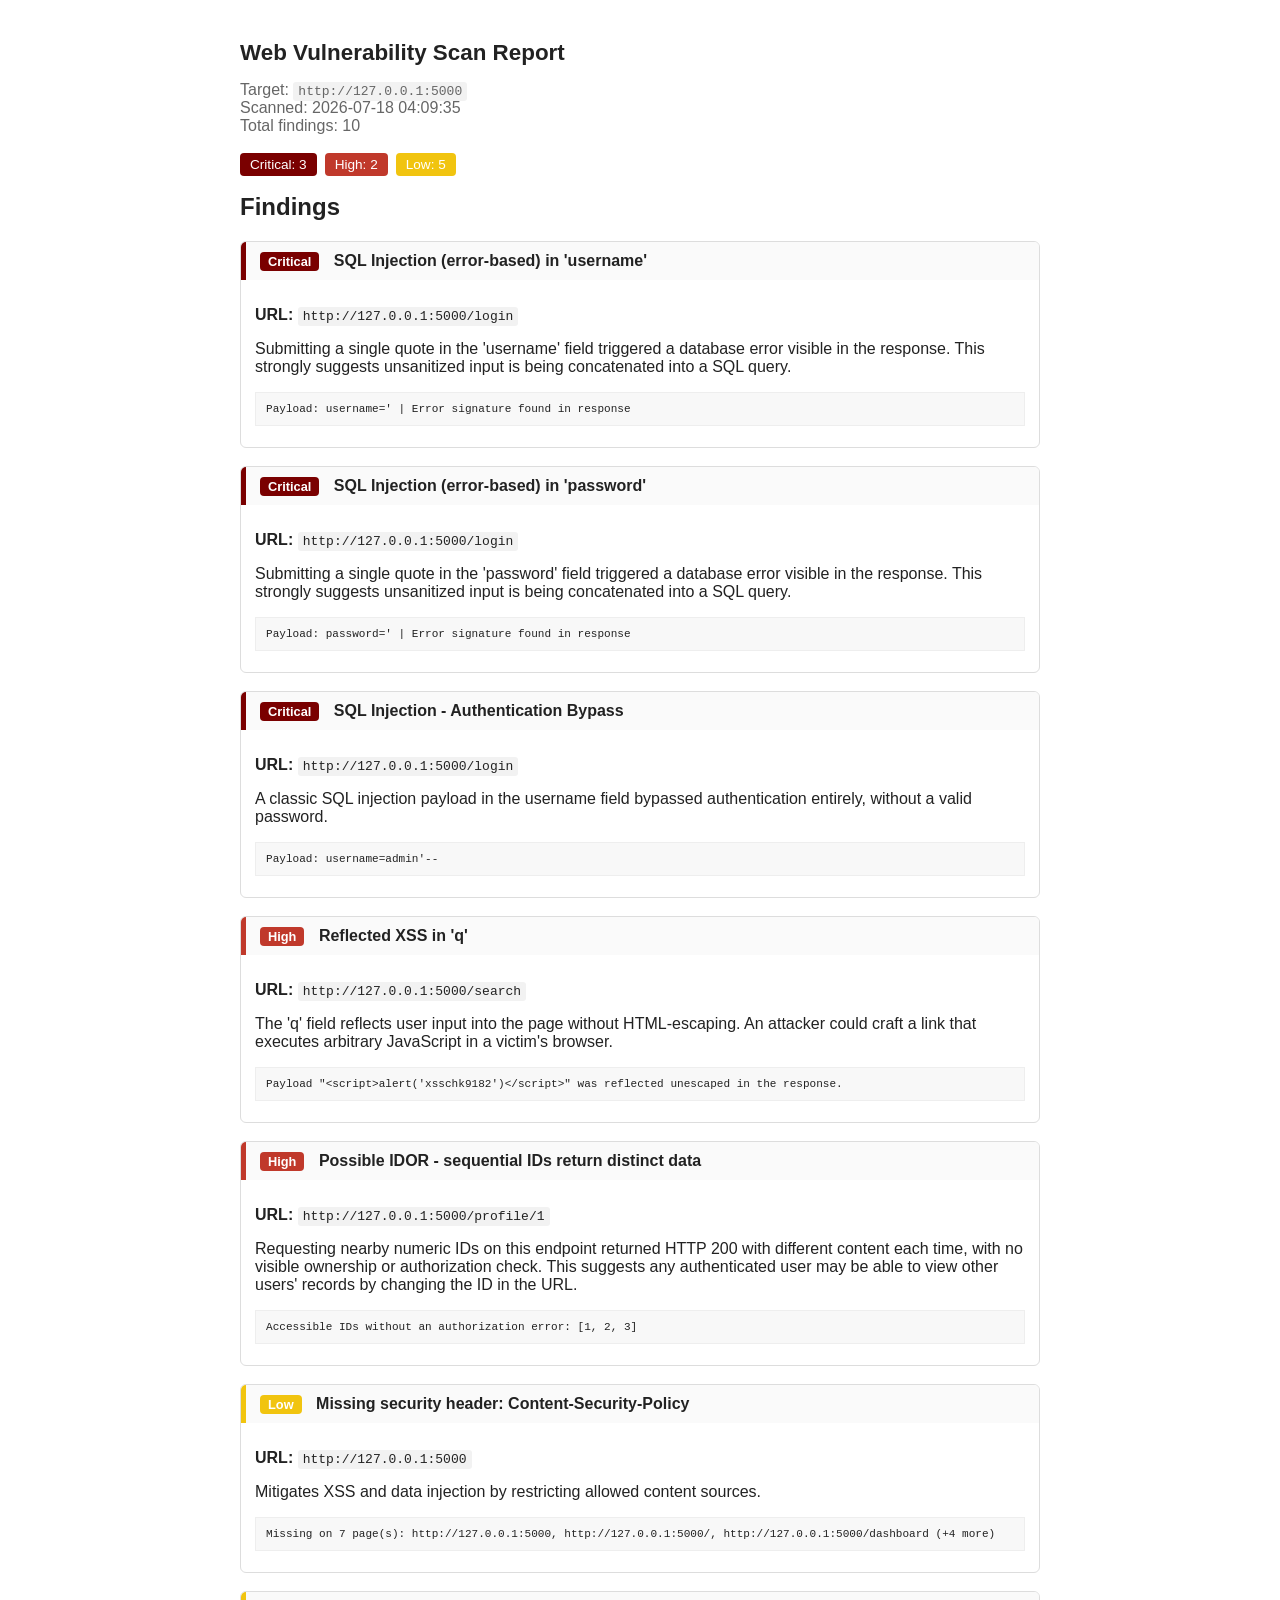
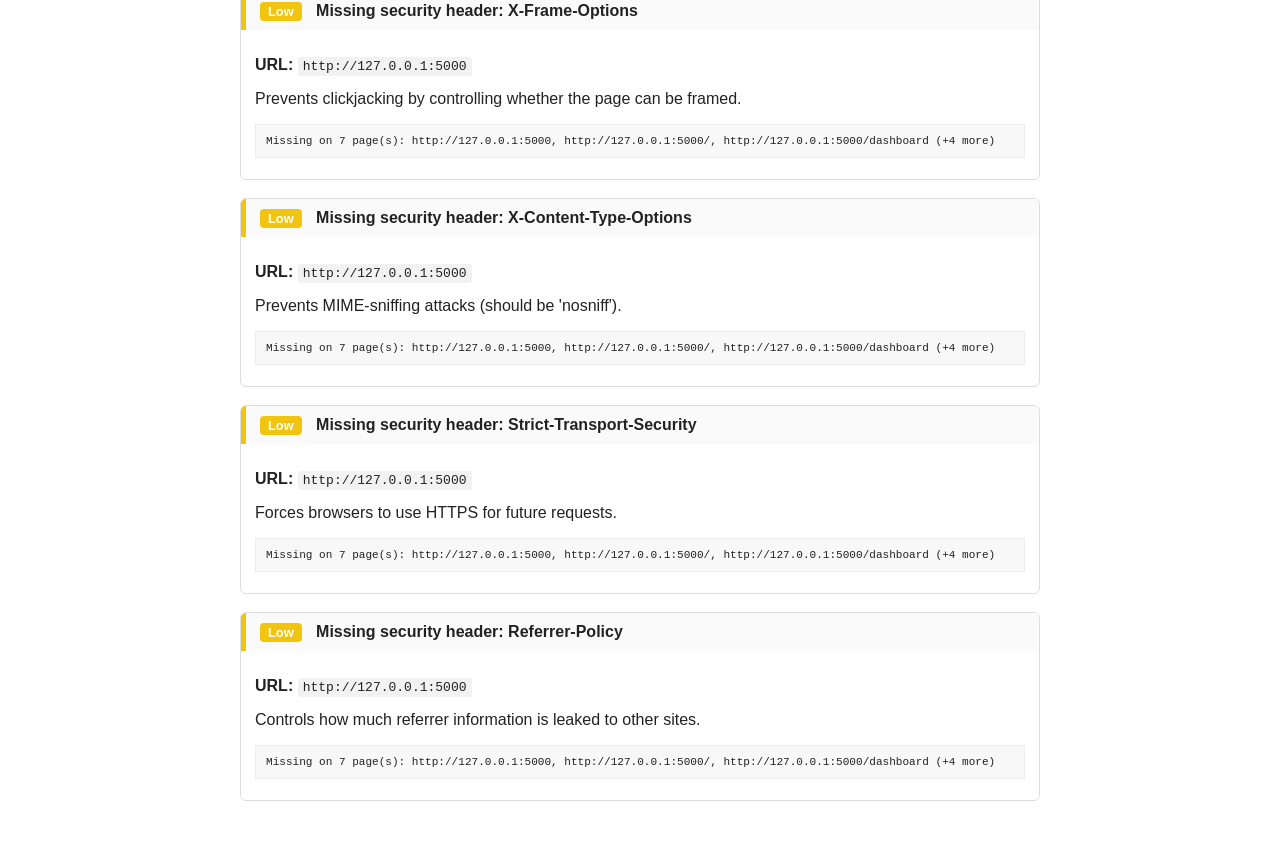
<file: sample-report/scan_report.html>
<!DOCTYPE html>
<html>
<head>
<meta charset="utf-8">
<title>Scan Report - http://127.0.0.1:5000</title>
<style>
    body { font-family: -apple-system, Arial, sans-serif; max-width: 800px; margin: 40px auto; padding: 0 20px; color: #222; }
    h1 { font-size: 1.4em; }
    .meta { color: #666; margin-bottom: 20px; }
    .badge { color: white; padding: 4px 10px; border-radius: 4px; font-size: 0.85em; margin-right: 8px; }
    .finding { margin-bottom: 18px; border: 1px solid #ddd; border-radius: 6px; overflow: hidden; }
    .finding-header { padding: 10px 14px; background: #fafafa; }
    .severity { color: white; padding: 2px 8px; border-radius: 4px; font-size: 0.8em; font-weight: bold; margin-right: 10px; }
    .title { font-weight: bold; }
    .finding-body { padding: 10px 14px; }
    code { background: #f2f2f2; padding: 2px 5px; border-radius: 3px; }
    .evidence { background: #f8f8f8; border: 1px solid #eee; padding: 10px; overflow-x: auto; font-size: 0.85em; }
</style>
</head>
<body>
    <h1>Web Vulnerability Scan Report</h1>
    <div class="meta">
        Target: <code>http://127.0.0.1:5000</code><br>
        Scanned: 2026-07-18 04:09:35<br>
        Total findings: 10
    </div>
    <div><span class="badge" style="background:#7a0000;">Critical: 3</span><span class="badge" style="background:#c0392b;">High: 2</span><span class="badge" style="background:#f1c40f;">Low: 5</span></div>
    <h2>Findings</h2>
    
            <div class="finding">
                <div class="finding-header" style="border-left: 5px solid #7a0000;">
                    <span class="severity" style="background:#7a0000;">Critical</span>
                    <span class="title">SQL Injection (error-based) in &#x27;username&#x27;</span>
                </div>
                <div class="finding-body">
                    <p><strong>URL:</strong> <code>http://127.0.0.1:5000/login</code></p>
                    <p>Submitting a single quote in the &#x27;username&#x27; field triggered a database error visible in the response. This strongly suggests unsanitized input is being concatenated into a SQL query.</p>
                    <pre class="evidence">Payload: username=&#x27; | Error signature found in response</pre>
                </div>
            </div>
            
            <div class="finding">
                <div class="finding-header" style="border-left: 5px solid #7a0000;">
                    <span class="severity" style="background:#7a0000;">Critical</span>
                    <span class="title">SQL Injection (error-based) in &#x27;password&#x27;</span>
                </div>
                <div class="finding-body">
                    <p><strong>URL:</strong> <code>http://127.0.0.1:5000/login</code></p>
                    <p>Submitting a single quote in the &#x27;password&#x27; field triggered a database error visible in the response. This strongly suggests unsanitized input is being concatenated into a SQL query.</p>
                    <pre class="evidence">Payload: password=&#x27; | Error signature found in response</pre>
                </div>
            </div>
            
            <div class="finding">
                <div class="finding-header" style="border-left: 5px solid #7a0000;">
                    <span class="severity" style="background:#7a0000;">Critical</span>
                    <span class="title">SQL Injection - Authentication Bypass</span>
                </div>
                <div class="finding-body">
                    <p><strong>URL:</strong> <code>http://127.0.0.1:5000/login</code></p>
                    <p>A classic SQL injection payload in the username field bypassed authentication entirely, without a valid password.</p>
                    <pre class="evidence">Payload: username=admin&#x27;--</pre>
                </div>
            </div>
            
            <div class="finding">
                <div class="finding-header" style="border-left: 5px solid #c0392b;">
                    <span class="severity" style="background:#c0392b;">High</span>
                    <span class="title">Reflected XSS in &#x27;q&#x27;</span>
                </div>
                <div class="finding-body">
                    <p><strong>URL:</strong> <code>http://127.0.0.1:5000/search</code></p>
                    <p>The &#x27;q&#x27; field reflects user input into the page without HTML-escaping. An attacker could craft a link that executes arbitrary JavaScript in a victim&#x27;s browser.</p>
                    <pre class="evidence">Payload &quot;&lt;script&gt;alert(&#x27;xsschk9182&#x27;)&lt;/script&gt;&quot; was reflected unescaped in the response.</pre>
                </div>
            </div>
            
            <div class="finding">
                <div class="finding-header" style="border-left: 5px solid #c0392b;">
                    <span class="severity" style="background:#c0392b;">High</span>
                    <span class="title">Possible IDOR - sequential IDs return distinct data</span>
                </div>
                <div class="finding-body">
                    <p><strong>URL:</strong> <code>http://127.0.0.1:5000/profile/1</code></p>
                    <p>Requesting nearby numeric IDs on this endpoint returned HTTP 200 with different content each time, with no visible ownership or authorization check. This suggests any authenticated user may be able to view other users&#x27; records by changing the ID in the URL.</p>
                    <pre class="evidence">Accessible IDs without an authorization error: [1, 2, 3]</pre>
                </div>
            </div>
            
            <div class="finding">
                <div class="finding-header" style="border-left: 5px solid #f1c40f;">
                    <span class="severity" style="background:#f1c40f;">Low</span>
                    <span class="title">Missing security header: Content-Security-Policy</span>
                </div>
                <div class="finding-body">
                    <p><strong>URL:</strong> <code>http://127.0.0.1:5000</code></p>
                    <p>Mitigates XSS and data injection by restricting allowed content sources.</p>
                    <pre class="evidence">Missing on 7 page(s): http://127.0.0.1:5000, http://127.0.0.1:5000/, http://127.0.0.1:5000/dashboard (+4 more)</pre>
                </div>
            </div>
            
            <div class="finding">
                <div class="finding-header" style="border-left: 5px solid #f1c40f;">
                    <span class="severity" style="background:#f1c40f;">Low</span>
                    <span class="title">Missing security header: X-Frame-Options</span>
                </div>
                <div class="finding-body">
                    <p><strong>URL:</strong> <code>http://127.0.0.1:5000</code></p>
                    <p>Prevents clickjacking by controlling whether the page can be framed.</p>
                    <pre class="evidence">Missing on 7 page(s): http://127.0.0.1:5000, http://127.0.0.1:5000/, http://127.0.0.1:5000/dashboard (+4 more)</pre>
                </div>
            </div>
            
            <div class="finding">
                <div class="finding-header" style="border-left: 5px solid #f1c40f;">
                    <span class="severity" style="background:#f1c40f;">Low</span>
                    <span class="title">Missing security header: X-Content-Type-Options</span>
                </div>
                <div class="finding-body">
                    <p><strong>URL:</strong> <code>http://127.0.0.1:5000</code></p>
                    <p>Prevents MIME-sniffing attacks (should be &#x27;nosniff&#x27;).</p>
                    <pre class="evidence">Missing on 7 page(s): http://127.0.0.1:5000, http://127.0.0.1:5000/, http://127.0.0.1:5000/dashboard (+4 more)</pre>
                </div>
            </div>
            
            <div class="finding">
                <div class="finding-header" style="border-left: 5px solid #f1c40f;">
                    <span class="severity" style="background:#f1c40f;">Low</span>
                    <span class="title">Missing security header: Strict-Transport-Security</span>
                </div>
                <div class="finding-body">
                    <p><strong>URL:</strong> <code>http://127.0.0.1:5000</code></p>
                    <p>Forces browsers to use HTTPS for future requests.</p>
                    <pre class="evidence">Missing on 7 page(s): http://127.0.0.1:5000, http://127.0.0.1:5000/, http://127.0.0.1:5000/dashboard (+4 more)</pre>
                </div>
            </div>
            
            <div class="finding">
                <div class="finding-header" style="border-left: 5px solid #f1c40f;">
                    <span class="severity" style="background:#f1c40f;">Low</span>
                    <span class="title">Missing security header: Referrer-Policy</span>
                </div>
                <div class="finding-body">
                    <p><strong>URL:</strong> <code>http://127.0.0.1:5000</code></p>
                    <p>Controls how much referrer information is leaked to other sites.</p>
                    <pre class="evidence">Missing on 7 page(s): http://127.0.0.1:5000, http://127.0.0.1:5000/, http://127.0.0.1:5000/dashboard (+4 more)</pre>
                </div>
            </div>
            
</body>
</html>
</file>
